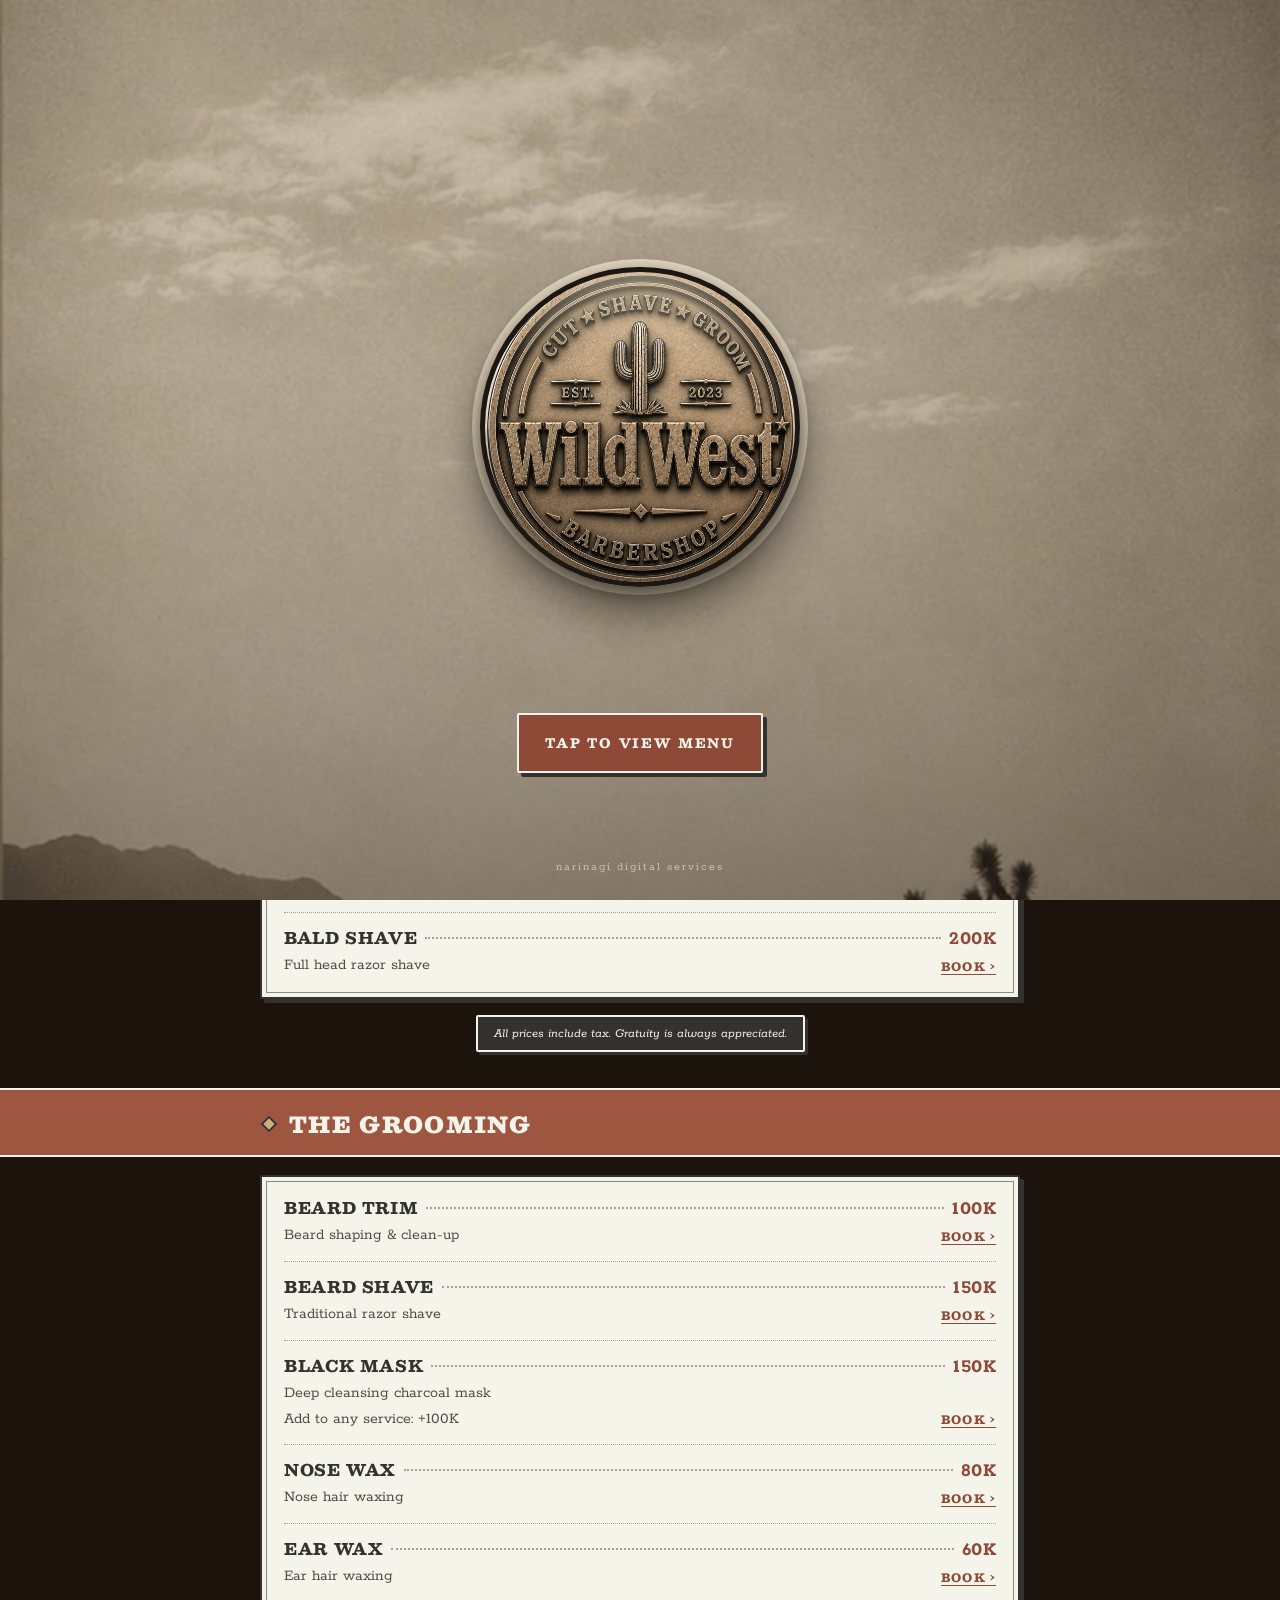
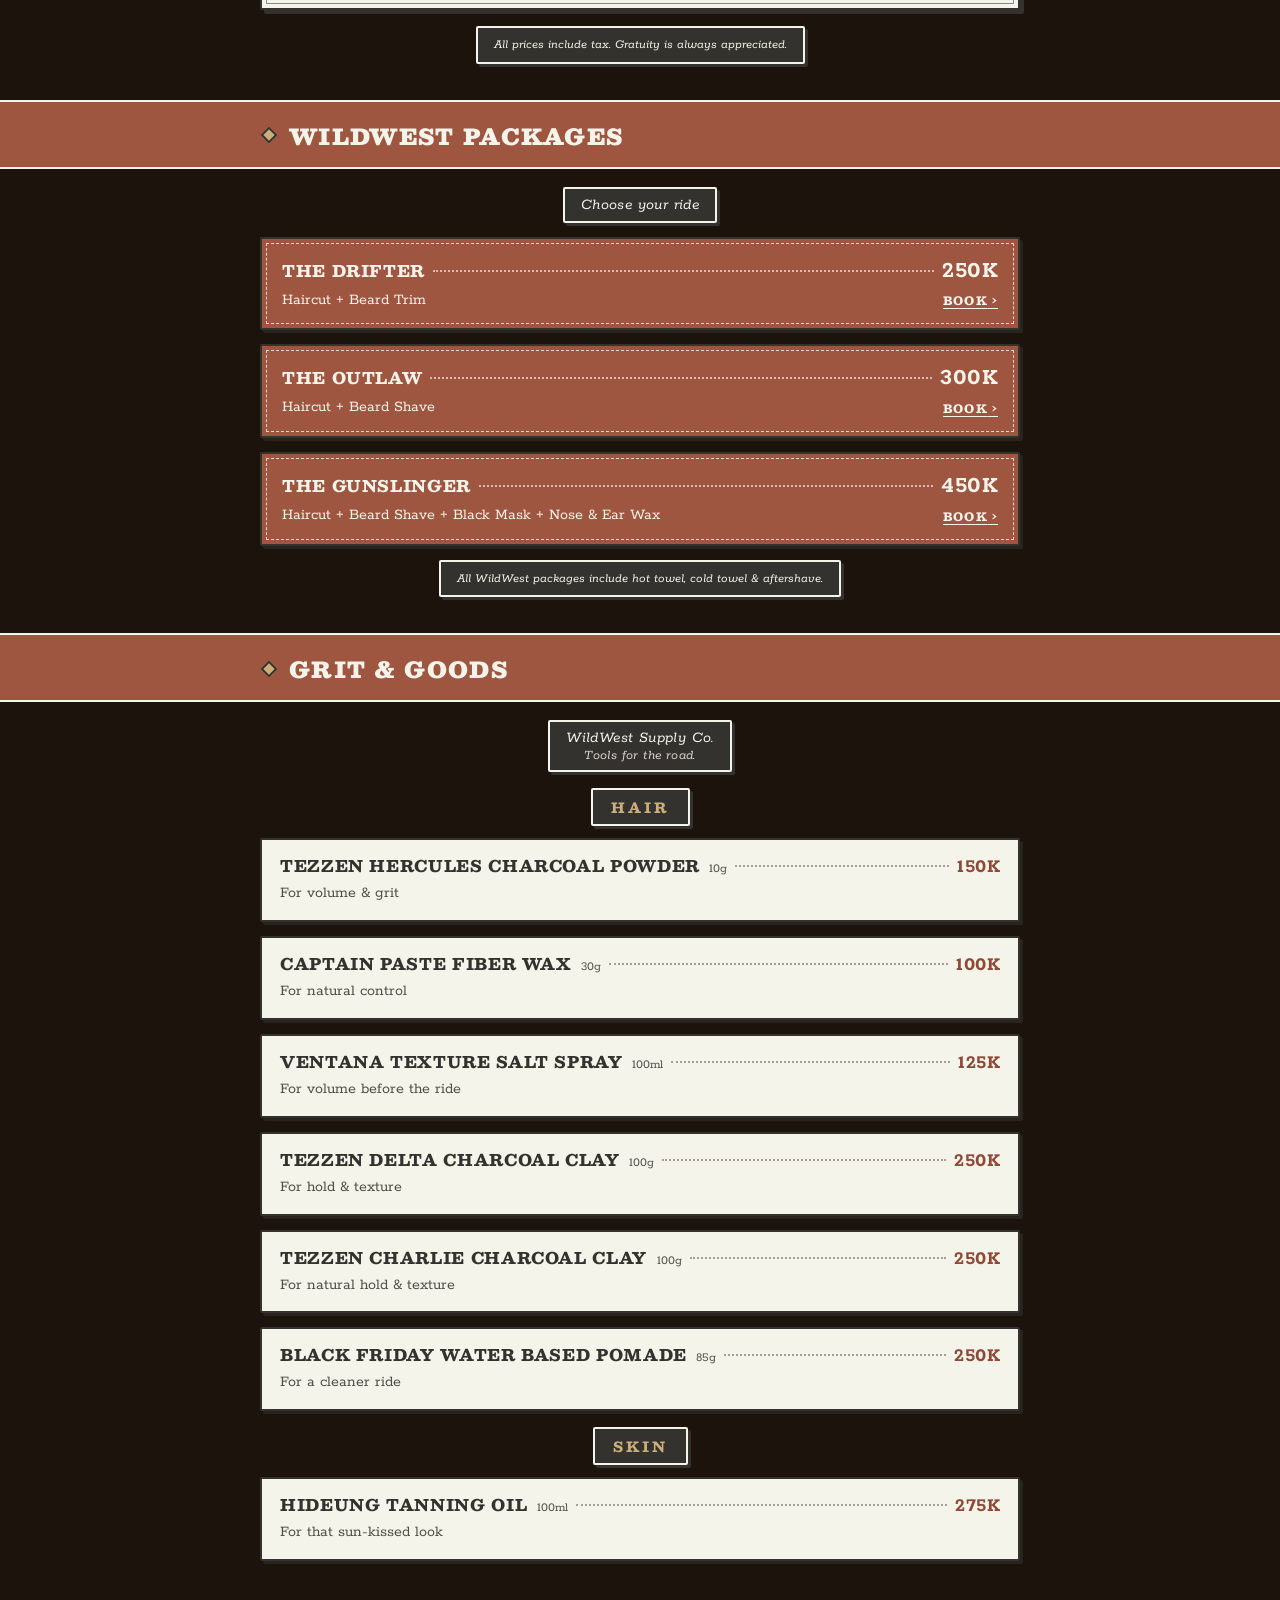
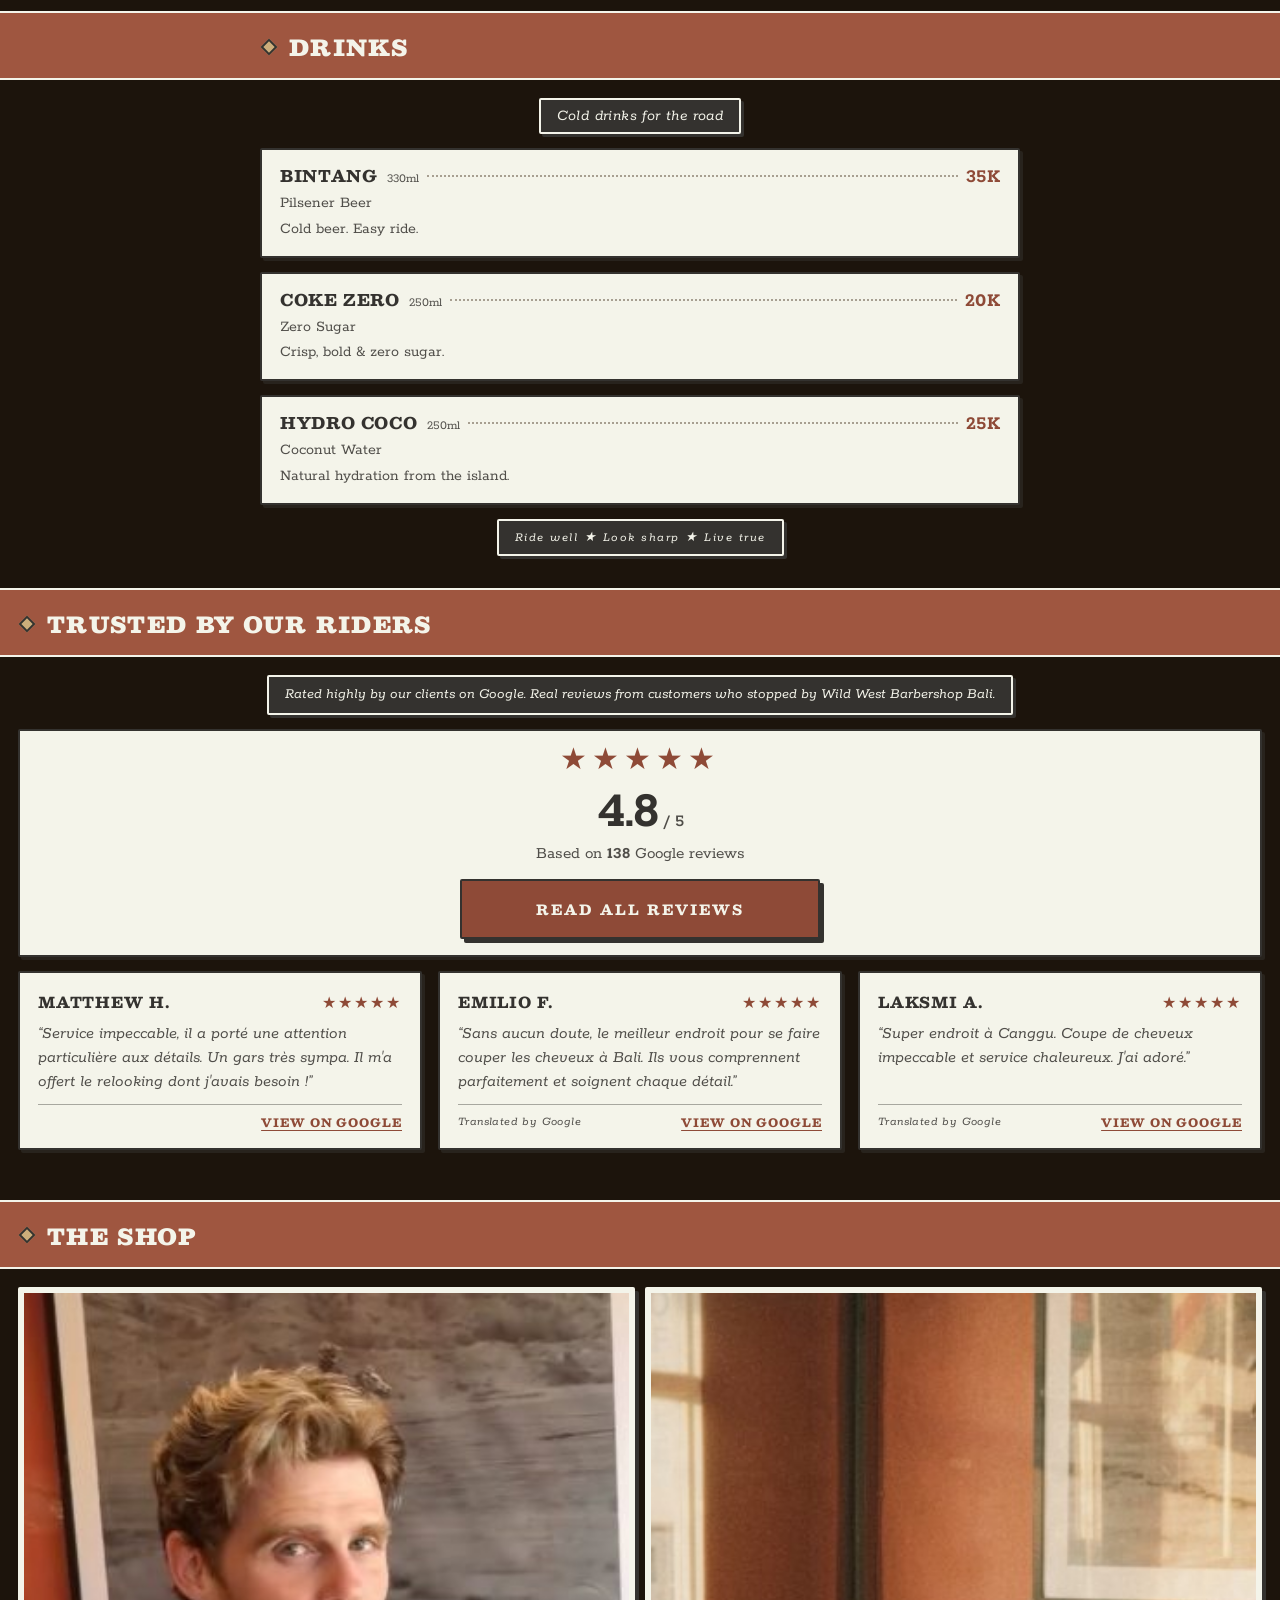
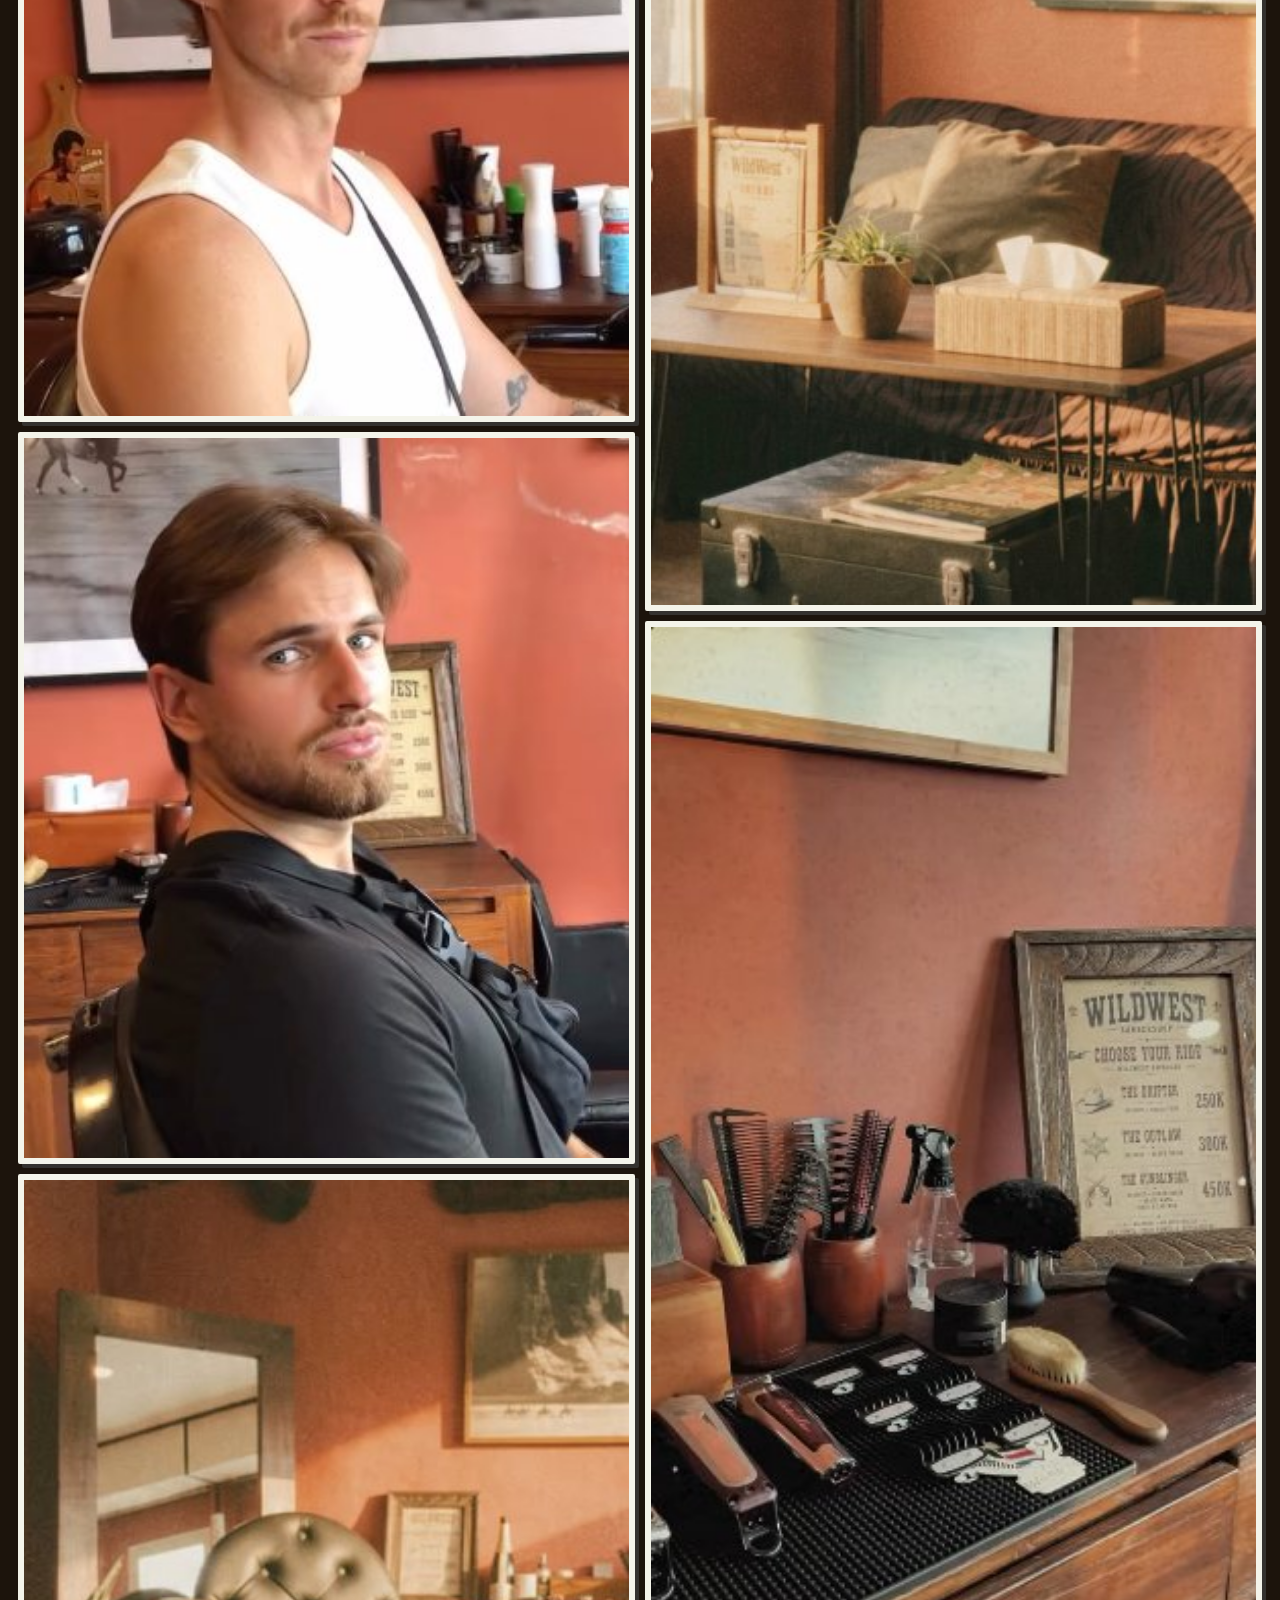
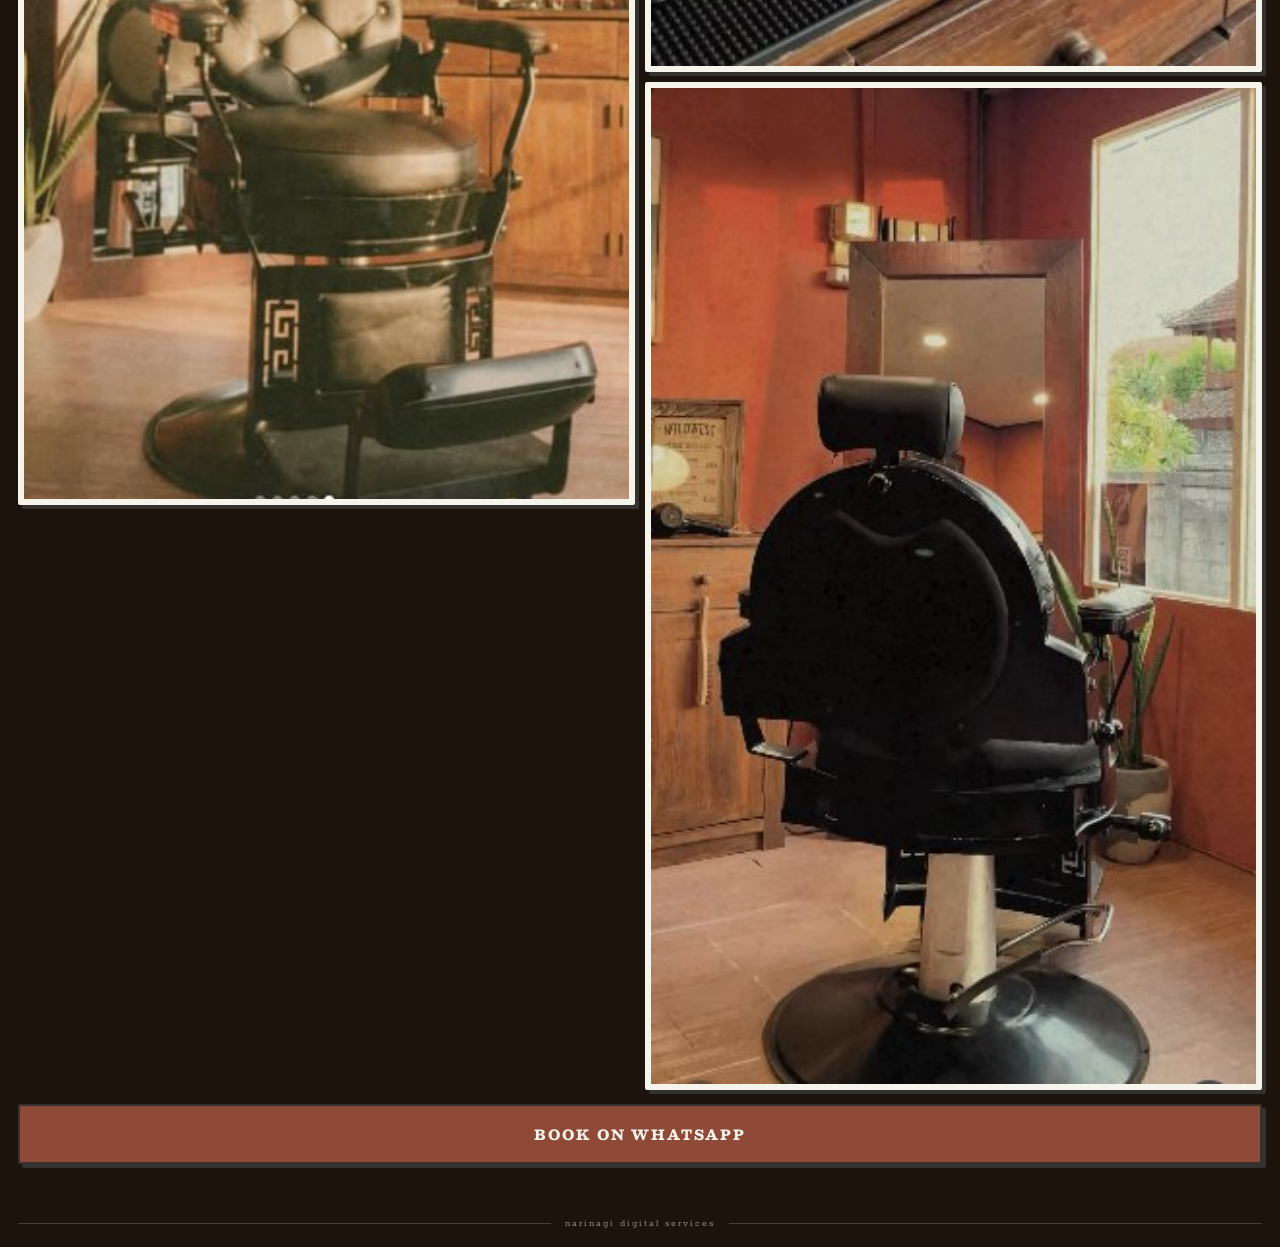
<file: index.html>
<!DOCTYPE html>
<html lang="en"><head><meta charset="utf-8">
<meta name="viewport" content="width=device-width, initial-scale=1">
<meta name="description" content="Wild West Barbershop Bali — Cut, Shave, Groom. Classic cuts, fades, razor shaves and WildWest packages.">
<title>Wild West Barbershop</title>
<link rel="preconnect" href="https://fonts.googleapis.com">
<link rel="preload" href="fonts/besley-latin-900-normal.woff2" as="font" type="font/woff2" crossorigin>
<link rel="preload" href="fonts/rokkitt-latin-400-normal.woff2" as="font" type="font/woff2" crossorigin>
<link href="https://fonts.googleapis.com/css2?family=Noto+Sans+SC:wght@400;600;700&family=Noto+Serif+SC:wght@600;900&display=swap" rel="stylesheet">
<link rel="stylesheet" href="css/style.css"></head>
<body class="lang-en">
  <div class="splash" id="splash">
    <div class="splash-bg"></div>
    <div class="splash-scrim"></div>
    <div class="splash-content">
      <div class="splash-spacer"></div>
      <div class="splash-main">
        <div class="splash-logo-wrap">
          <div class="logo-spin logo-spin--splash">
            <div class="logo-frame">
              <img src="images/logo.jpg" alt="Wild West Barbershop">
            </div>
            <div class="logo-frame logo-frame--back" aria-hidden="true"><img src="images/logo.jpg" alt=""></div>
          </div>
        </div>
      </div>
      <div class="splash-hint-zone">
        <div class="splash-hint btn3d" data-t="splashHint"></div>
      </div>
      <div class="splash-credit">narinagi digital services</div>
    </div>
  </div>

  <div class="page-bg"></div>
  <div class="page-scrim"></div>

  <div class="page">
    <div class="page-header">
      <div class="logo-spin logo-spin--header">
        <div class="logo-frame">
          <img src="images/logo.jpg" alt="Wild West Barbershop">
        </div>
            <div class="logo-frame logo-frame--back" aria-hidden="true"><img src="images/logo.jpg" alt=""></div>
      </div>
    </div>

    <div class="lang-switch" role="group" aria-label="Language">
      <button class="lang-btn" data-lang="id" lang="id">ID</button>
      <button class="lang-btn active" data-lang="en" lang="en">EN</button>
      <button class="lang-btn" data-lang="ru" lang="ru">RU</button>
      <button class="lang-btn" data-lang="zh" lang="zh-Hans">中文</button>
      <button class="lang-btn" data-lang="fr" lang="fr">FR</button>
    </div>

    <div class="quick-links">
      <a class="btn3d" href="https://maps.app.goo.gl/5sfg58Nj1jkyGAoL7" target="_blank" rel="noopener">
        <svg viewBox="0 0 24 24"><path d="M12 21s-7-6.5-7-11.5A7 7 0 0 1 19 9.5C19 14.5 12 21 12 21z"/><circle cx="12" cy="9.5" r="2.3"/></svg>
        <span data-t="linkLocation"></span>
      </a>
      <a class="btn3d" href="https://www.instagram.com/wildwestbarbershopbali/" target="_blank" rel="noopener">
        <svg viewBox="0 0 24 24"><rect x="3" y="3" width="18" height="18" rx="5"/><circle cx="12" cy="12" r="4"/><circle cx="17.2" cy="6.8" r="1"/></svg>
        <span data-t="linkInstagram"></span>
      </a>
      <a class="btn3d" data-wa href="https://wa.me/6282144834392" target="_blank" rel="noopener">
        <svg viewBox="0 0 24 24"><path d="M20.5 11.9a8.4 8.4 0 0 1-12.3 7.4L4 20.5l1.3-4a8.4 8.4 0 1 1 15.2-4.6z"/><path d="M8.5 8.9c.2-.5.5-.5.8-.5h.6c.2 0 .4 0 .6.5s.7 1.7.8 1.8.1.3 0 .5-.2.3-.4.5-.4.4-.2.7c.2.3.9 1.4 1.9 2.2 1.3 1 2.3 1.3 2.6 1.4s.5 0 .7-.2.8-.9 1-1.2.5-.2.8-.1l1.6.8c.2.1.4.2.4.4s0 1-.4 1.4-1.5 1.2-2.9 1.1-3.9-1.1-5.3-2.8-2-3.3-2.1-3.5"/></svg>
        <span data-t="linkWhatsApp"></span>
      </a>
    </div>

    <div class="tabs-wrap" id="tabs-wrap">
      <div class="tabs-scroll" id="tabs-scroll"></div>
      <span class="tabs-fade tabs-fade--left" aria-hidden="true"></span>
      <span class="tabs-fade tabs-fade--right" aria-hidden="true"></span>
    </div>

    <noscript><p class="reviews-sub">Please enable JavaScript to view the menu.</p></noscript>

    <!-- Menus (Cuts, Grooming, Packages, Grit & Goods, Drinks) : générés par js/render.js depuis js/menu-data.js -->
    <div id="menu-root"></div>

    <!-- Avis Google : données dans js/reviews-data.js -->
    <div class="panel" id="panel-reviews">
      <div class="panel-title"><span class="panel-mark"></span><span class="panel-title-text" data-t="reviewsTitle"></span></div>
      <p class="reviews-sub" data-t="reviewsSub"></p>
      <div class="rating-card item">
        <div class="rating-stars" aria-hidden="true">★★★★★</div>
        <div class="rating-num"><span class="js-rating"></span><small>/ 5</small></div>
        <div class="rating-count" data-t="reviewsBased"></div>
        <a class="book-cta btn3d js-maps" href="#" target="_blank" rel="noopener" data-t="reviewsReadAll"></a>
      </div>
      <div class="review-list"></div>
      <template id="review-template">
        <div class="item review-card">
          <div class="review-head"><span class="review-name"></span><span class="review-stars" aria-label="5 stars"></span></div>
          <div class="review-text"></div>
          <div class="review-foot">
            <span class="review-meta"><span class="review-date"></span><span class="review-translated" data-t="reviewsTranslated"></span></span>
            <a class="review-link" href="#" target="_blank" rel="noopener" data-t="reviewsView"></a>
          </div>
        </div>
      </template>
    </div>

    <!-- Galerie -->
    <div class="panel" id="panel-gallery">
      <div class="panel-title"><span class="panel-mark"></span><span class="panel-title-text" data-t="titleGallery"></span></div>
      <div class="gallery"><img src="images/client-1.jpg" alt="Wild West Barbershop Bali — Before and after: a fresh cut" loading="lazy"><img src="images/client-2.jpg" alt="Wild West Barbershop Bali — Beard trim and clean-up" loading="lazy"><img src="images/chair.jpg" alt="Wild West Barbershop Bali — Vintage barber chair" loading="lazy"><img src="images/lounge.jpg" alt="Wild West Barbershop Bali — Waiting lounge" loading="lazy"><img src="images/tools.jpg" alt="Wild West Barbershop Bali — Our tools" loading="lazy"><img src="images/chair-back.jpg" alt="Wild West Barbershop Bali — The chair by the window" loading="lazy"></div>
      <a class="book-cta btn3d" data-wa href="https://wa.me/6282144834392" target="_blank" rel="noopener" data-t="bookWhatsApp"></a>
    </div>

    <div class="foot"><div class="foot-text">narinagi digital services</div></div>
  </div>

  <script src="js/translations.js"></script>
  <script src="js/menu-data.js"></script>
  <script src="js/reviews-data.js"></script>
  <script src="js/render.js"></script>
  <script src="js/reviews.js"></script>
  <script src="js/main.js"></script>
</body></html>
</file>
<file: css/style.css>
/* =====================================================================
   FONDATIONS GRAPHIQUES (refonte WildWest) — palette et polices de la
   stratégie de marque. Modifier ici pour changer l'identité du site.
   Polices : Besley (titres) et Rokkitt (texte), licence OFL, hébergées dans /fonts.
   Besley et Rokkitt n'ont pas de cyrillique : le russe utilise la police de repli.
   ===================================================================== */
@font-face { font-family:'Besley'; font-weight:800; font-style:normal; font-display:swap; src:url(../fonts/besley-latin-800-normal.woff2) format('woff2'); }
@font-face { font-family:'Besley'; font-weight:900; font-style:normal; font-display:swap; src:url(../fonts/besley-latin-900-normal.woff2) format('woff2'); }
@font-face { font-family:'Rokkitt'; font-weight:400; font-style:normal; font-display:swap; src:url(../fonts/rokkitt-latin-400-normal.woff2) format('woff2'); }
@font-face { font-family:'Rokkitt'; font-weight:400; font-style:italic; font-display:swap; src:url(../fonts/rokkitt-latin-400-italic.woff2) format('woff2'); }
@font-face { font-family:'Rokkitt'; font-weight:600; font-style:normal; font-display:swap; src:url(../fonts/rokkitt-latin-600-normal.woff2) format('woff2'); }
@font-face { font-family:'Rokkitt'; font-weight:700; font-style:normal; font-display:swap; src:url(../fonts/rokkitt-latin-700-normal.woff2) format('woff2'); }

:root {
  /* palette de marque (stratégie WildWest, page 13) */
  --c-charcoal:#484746;      /* charbon */
  --c-charcoal-deep:#34322F; /* charbon foncé (texte, ombres) */
  --c-ink:#2B2927;           /* noir chaud (fonds sombres) */
  --c-terracotta:#A85D48;    /* terracotta de marque : aplats sans petit texte */
  --c-terracotta-text:#9F5640; /* terracotta profond : surfaces portant du texte crème (contraste 4,9) */
  --c-terracotta-deep:#8E4A37; /* boutons principaux sur terracotta (contraste 6,0) */
  --c-mustard:#CCAE7B;       /* moutarde : accents (jamais en petit texte sur terracotta) */
  --c-stone:#D7D4C9;         /* pierre */
  --c-taupe:#A79F91;         /* taupe */
  --c-sage:#B2BAB5;          /* sauge (rare) */
  --c-cream:#F4F4EA;         /* crème : fond des pages */

  /* polices */
  --font-display:'Besley', Georgia, 'Times New Roman', serif;
  --font-body:'Rokkitt', Georgia, 'Times New Roman', serif;
  --font-cjk:'Noto Sans SC', 'PingFang SC', 'Microsoft YaHei', sans-serif;

  /* échelle d'espacement (px) */
  --space-1:4px; --space-2:8px; --space-3:12px; --space-4:16px; --space-5:24px; --space-6:32px; --space-7:48px;
  --border-w:2px;
}

* { margin:0; padding:0; box-sizing:border-box; -webkit-tap-highlight-color:transparent; }
  html,body { width:100%; min-height:100%; }
  body {
    position:relative;
    font-family:var(--font-body);
    font-size:18px;
    color:var(--ink);
    background-color:#1c140c;
    overflow-x:hidden;
  }

  :root {
    --ink:var(--c-charcoal-deep);
    --ink-soft:rgba(52,50,47,0.86);
    --ink-faint:rgba(52,50,47,0.68);
    --line:rgba(52,50,47,0.55);
    --line-faint:rgba(244,244,234,0.28);
    --gold:var(--c-mustard);
    --gold-bright:#E3CB9D;
    --glow:rgba(204,174,123,0.55);
    --parchment:rgba(244,244,234,0.93);
    --parchment-soft:rgba(244,244,234,0.86);
  }

  [data-i18n] { display:none; }
  body.lang-id [data-i18n="id"], body.lang-en [data-i18n="en"],
  body.lang-ru [data-i18n="ru"], body.lang-zh [data-i18n="zh"] { display:inline; }
  body.lang-zh { font-family:var(--font-cjk); }
  body.lang-zh .tab, body.lang-zh .lang-btn, body.lang-zh .panel-title, body.lang-zh .item-name { font-family:var(--font-display), var(--font-cjk); }

  @keyframes shineSweep { 0%{transform:translateX(-140%);} 30%{transform:translateX(140%);} 100%{transform:translateX(140%);} }

  /* ---------- splash: his real vibrant desert photo, full-bleed, with the
     real logo crop given the same glossy-dome treatment as the buttons ---------- */
  .splash { position:fixed; inset:0; z-index:100; cursor:pointer; overflow:hidden;
    transition:opacity .45s ease, visibility .45s ease; }
  .splash.is-hidden { opacity:0; visibility:hidden; pointer-events:none; }
  .splash-bg { position:absolute; inset:0; background-image:url(../images/desert-bg.jpg);
    background-size:cover; background-position:center; }
  .splash-scrim { position:absolute; inset:0;
    background:linear-gradient(180deg, rgba(60,45,25,0.05) 0%, rgba(60,45,25,0.04) 40%, rgba(40,28,14,0.28) 80%, rgba(30,20,10,0.42) 100%); }
  /* ---------- three-zone vertical layout (same fix as Kedai Bantan): the
     "tap to view menu" pill sits centered in the GAP between the logo and
     the bottom credit line, instead of floating right above the credit
     where it can crowd it on shorter screens. The two spacer zones share
     the leftover height equally. ---------- */
  .splash-content { position:relative; z-index:1; height:100%; display:flex; flex-direction:column;
    align-items:center; padding:32px 24px 26px; text-align:center; }
  .splash-spacer { flex:1 1 0; min-height:0; }
  .splash-main { flex:none; display:flex; flex-direction:column; align-items:center; }
  .splash-hint-zone { flex:1 1 0; min-height:0; display:flex; align-items:center; justify-content:center; }
  .splash-credit { flex:none; text-align:center; font-size:12px; letter-spacing:2px;
    color:rgba(244,231,205,0.65); text-transform:lowercase; pointer-events:none; }

  .splash-logo-wrap { perspective:900px; margin-bottom:38px; }
  .logo-spin { position:relative; display:block; border-radius:50%;
    -webkit-transform-style:preserve-3d; transform-style:preserve-3d;
    animation:logoSpin 4s ease-in-out infinite, logoGlow 4s ease-in-out infinite; }
  .logo-frame { position:relative; width:100%; height:100%; border-radius:50%; overflow:hidden;
    -webkit-clip-path:circle(50% at 50% 50%); clip-path:circle(50% at 50% 50%);
    -webkit-backface-visibility:hidden; backface-visibility:hidden; }
  /* Face arrière : le logo reste lisible (jamais en miroir) pendant la rotation 3D. */
  .logo-frame--back { position:absolute; inset:0; -webkit-transform:rotateY(180deg); transform:rotateY(180deg); }
  .logo-frame img { width:100%; height:100%; display:block; object-fit:cover; border-radius:50%; }
  .logo-frame::before { content:""; position:absolute; inset:0; z-index:2; pointer-events:none; border-radius:50%;
    background:linear-gradient(180deg, rgba(255,240,210,0.5) 0%, rgba(255,240,210,0.12) 26%, transparent 52%, rgba(0,0,0,0.2) 100%); }
  .logo-frame::after { content:""; position:absolute; inset:0; z-index:3; pointer-events:none; border-radius:50%;
    background:linear-gradient(120deg, transparent 32%, rgba(255,240,210,0.62) 48%, transparent 66%);
    transform:translateX(-140%) rotate(0.001deg); animation:shineSweep 4.2s ease-in-out infinite; }
  @keyframes logoSpin {
    0%{ transform:scale(1) rotateY(0deg); }
    8%{ transform:scale(1.09) rotateY(0deg); }
    24%{ transform:scale(1) rotateY(360deg); }
    100%{ transform:scale(1) rotateY(360deg); }
  }
  @keyframes logoGlow {
    0%,100%{ box-shadow:var(--rest-shadow); }
    8%{ box-shadow:var(--rest-shadow), 0 0 42px 10px var(--glow); }
    24%{ box-shadow:var(--rest-shadow), 0 0 16px 2px var(--glow); }
  }
  .logo-spin--splash { --rest-shadow:0 22px 46px rgba(10,6,2,0.55), 0 6px 16px rgba(10,6,2,0.4), 0 0 0 8px rgba(244,231,205,0.85);
    width:320px; height:320px; border:5px solid #1c1712; box-shadow:var(--rest-shadow); }
  .logo-spin--header { --rest-shadow:0 10px 24px rgba(10,6,2,0.4), 0 2px 8px rgba(10,6,2,0.3), 0 0 0 4px rgba(244,231,205,0.85);
    width:150px; height:150px; border:2.5px solid #1c1712; box-shadow:var(--rest-shadow); }

  .splash-hint { --rest-shadow:0 16px 30px rgba(10,6,2,0.4), 0 4px 10px rgba(10,6,2,0.3),
      inset 0 1px 0 rgba(255,240,210,0.3);
    font-size:14px; letter-spacing:2.5px; text-transform:uppercase; font-weight:600;
    color:#f4e7cd; padding:16px 30px; border-radius:28px; border:1.4px solid rgba(244,231,205,0.4);
    background:linear-gradient(180deg, rgba(60,42,24,0.55) 0%, rgba(30,20,10,0.6) 100%);
    backdrop-filter:blur(8px) saturate(140%); -webkit-backdrop-filter:blur(8px) saturate(140%);
    box-shadow:var(--rest-shadow); animation:glowPulse 3.4s ease-in-out infinite; }

  /* ---------- page frame: his real faded/muted desert photo as a
     persistent full-bleed background, with a dark scrim so item text
     stays legible over a real photo (not a flat kraft tone) ---------- */
  .page { position:relative; min-height:100%; }
  .page-bg { position:fixed; inset:0; z-index:-2; background-image:url(../images/desert-bg.jpg);
    background-size:cover; background-position:center; }
  .page-scrim { position:fixed; inset:0; z-index:-1;
    background:linear-gradient(180deg, rgba(60,45,25,0.08) 0%, rgba(50,38,20,0.16) 30%, rgba(40,28,14,0.28) 65%, rgba(30,20,10,0.4) 100%); }

  .page-header { display:flex; justify-content:center; padding:26px 18px 4px; perspective:900px; }

  /* ---------- language switch ---------- */
  .lang-switch { display:flex; justify-content:center; gap:8px; padding:16px 18px 4px; }
  .lang-btn { --rest-shadow:0 6px 14px rgba(10,6,2,0.3), 0 2px 4px rgba(10,6,2,0.24), inset 0 1px 0 rgba(255,240,210,0.25);
    font-family:var(--font-display), var(--font-cjk); font-size:12px; font-weight:600; letter-spacing:0.5px;
    padding:8px 15px; border-radius:16px; border:1.2px solid rgba(244,231,205,0.5); cursor:pointer;
    color:#f4e7cd; background:linear-gradient(180deg, rgba(60,42,24,0.5) 0%, rgba(30,20,10,0.55) 100%);
    backdrop-filter:blur(8px) saturate(140%); box-shadow:var(--rest-shadow); }
  .lang-btn.active { background:linear-gradient(180deg, #6b4a26 0%, #3a2712 60%, #1c1409 100%);
    color:var(--gold-bright); border-color:var(--gold); animation:glowPulse 3.4s ease-in-out infinite; }

  /* ---------- quick links: Location / Instagram / WhatsApp ---------- */
  .quick-links { display:flex; gap:9px; padding:14px 18px 6px; }
  .quick-links a { flex:1; display:flex; flex-direction:column; align-items:center; gap:6px;
    padding:13px 6px; border-radius:16px; border:1.3px solid rgba(244,231,205,0.35);
    background:linear-gradient(180deg, rgba(60,42,24,0.42) 0%, rgba(30,20,10,0.48) 100%);
    backdrop-filter:blur(9px) saturate(150%); -webkit-backdrop-filter:blur(9px) saturate(150%);
    color:#f4e7cd; text-decoration:none; font-size:12.5px; font-weight:600; letter-spacing:0.3px; }
  .quick-links svg { width:20px; height:20px; stroke:var(--gold-bright); fill:none; stroke-width:1.6; }

  /* ---------- category tabs: floating pills directly on the page bg,
     no separate band behind them ---------- */
  .tabs-wrap { position:sticky; top:0; z-index:10; padding:16px 0 12px; }
  .tabs-scroll { display:flex; gap:10px; overflow-x:auto; padding:0 18px 4px; scrollbar-width:none; }
  .tabs-scroll::-webkit-scrollbar { display:none; }
  .tab { flex:none; font-family:var(--font-display); font-size:13px; font-weight:600; letter-spacing:0.5px;
    padding:11px 18px; border-radius:22px; border:1.3px solid rgba(244,231,205,0.35); cursor:pointer;
    color:#f4e7cd; white-space:nowrap;
    background:linear-gradient(180deg, rgba(60,42,24,0.42) 0%, rgba(30,20,10,0.48) 100%);
    backdrop-filter:blur(9px) saturate(150%); -webkit-backdrop-filter:blur(9px) saturate(150%); }
  .tab.active { background:linear-gradient(180deg, #6b4a26 0%, #3a2712 55%, #1c1409 90%);
    color:var(--gold-bright); border-color:var(--gold); animation:glowPulse 3.4s ease-in-out infinite; }

  /* ---------- item panels: now ALL rendered in one continuous vertical
     column (no show/hide) — the sticky tabs row above is a scroll-spy
     indicator instead of a visibility switch. Parchment "ticket" cards
     keep item text legible over the real photo behind them. ---------- */
  .panel { padding:6px 18px 30px; }
  .panel:last-child { padding-bottom:26px; }
  /* section banner: bled to full width, brass-tinted band + top/bottom
     rule + a small voluminous glossy dome mark (same construction as the
     logo/active-tab: dark leather-brass gradient + upper-left glass glare)
     so a new category reads instantly while scrolling fast. */
  .panel-title { display:flex; align-items:center; gap:11px;
    font-family:var(--font-display); font-weight:700; font-size:22px;
    letter-spacing:1px; text-transform:uppercase; color:var(--gold-bright);
    margin:0 -18px 18px; padding:15px 18px 13px;
    background:linear-gradient(180deg, rgba(201,168,118,0.24) 0%, rgba(201,168,118,0.05) 100%);
    border-top:1.5px solid rgba(244,231,205,0.4); border-bottom:1.5px solid rgba(244,231,205,0.4);
    text-shadow:0 2px 6px rgba(10,6,2,0.5); }
  .panel-mark { position:relative; overflow:hidden; flex:none; width:21px; height:21px; border-radius:50%;
    background:linear-gradient(180deg, #6b4a26 0%, #3a2712 55%, #1c1409 100%);
    box-shadow:
      0 7px 14px rgba(10,6,2,0.48), 0 2px 5px rgba(10,6,2,0.32), 0 0 11px rgba(201,168,118,0.45),
      inset 0 1.5px 0 rgba(255,240,210,0.32), inset 0 -2px 5px rgba(0,0,0,0.38); }
  .panel-mark::before { content:""; position:absolute; inset:0; border-radius:50%; pointer-events:none;
    background:radial-gradient(85% 140% at 25% 16%, rgba(255,240,210,0.92) 0%, rgba(255,240,210,0.42) 22%, rgba(255,240,210,0.08) 42%, transparent 62%); }
  .panel-title-text { flex:1 1 auto; }
  .item { padding:16px 16px; margin-bottom:10px; border-radius:14px;
    background:linear-gradient(180deg, var(--parchment) 0%, var(--parchment-soft) 100%);
    border:1px solid rgba(36,29,20,0.18);
    box-shadow:0 8px 18px rgba(10,6,2,0.28), inset 0 1px 0 rgba(255,255,255,0.5); }
  .item-row { display:flex; justify-content:space-between; align-items:baseline; gap:12px; }
  .item-name { font-size:18px; font-weight:600; color:var(--ink); line-height:1.3; }
  .item-price { font-size:18.5px; font-weight:700; color:#7a4a1a; flex:none; font-variant-numeric:tabular-nums; }
  .item-desc { margin-top:4px; font-family:var(--font-body); font-style:italic; font-size:14.5px;
    line-height:1.4; color:var(--ink-soft); }
  .cat-note { margin-top:6px; padding:0 4px; font-family:var(--font-body); font-style:italic;
    font-size:12.5px; line-height:1.5; color:rgba(244,231,205,0.75); text-align:center; }

  .foot { margin-top:6px; padding:18px; display:flex; align-items:center; gap:14px; }
  .foot::before, .foot::after { content:""; flex:1; height:1px; background:rgba(244,231,205,0.2); }
  .foot-text { font-size:10px; letter-spacing:2px; color:rgba(244,231,205,0.55); flex:none; }

  /* ---------- gallery + booking button ---------- */
  .gallery { columns:2; column-gap:10px; }
  .gallery img { width:100%; display:block; margin-bottom:10px; border-radius:14px; break-inside:avoid;
    border:1.5px solid rgba(244,231,205,0.45); box-shadow:0 8px 18px rgba(10,6,2,0.35); }
  .book-cta { display:block; text-align:center; margin-top:14px; padding:16px 20px; border-radius:26px;
    font-size:15px; font-weight:700; letter-spacing:2px; text-transform:uppercase; text-decoration:none;
    color:var(--gold-bright); border:1.4px solid var(--gold);
    background:linear-gradient(180deg, #6b4a26 0%, #3a2712 55%, #1c1409 100%); }

  .sub-title { text-align:center; margin:18px 0 12px; font-weight:700; font-size:15px; letter-spacing:3px;
    text-transform:uppercase; color:var(--gold-bright); text-shadow:0 2px 6px rgba(10,6,2,0.5); }
  .item-size { font-family:var(--font-body); font-weight:400; font-size:12px; color:var(--ink-faint); margin-left:4px; }

  /* ---------- Google reviews ---------- */
  .reviews-sub { margin:-4px 2px 14px; text-align:center; font-family:var(--font-body); font-style:italic;
    font-size:15px; line-height:1.45; color:rgba(244,231,205,0.85); }
  .rating-card { text-align:center; padding:20px 16px 18px; }
  .rating-stars { font-size:30px; letter-spacing:5px; color:#b8791f; text-shadow:0 1px 0 rgba(255,240,210,0.6); line-height:1; }
  .rating-num { font-size:54px; font-weight:900; line-height:1.1; margin-top:6px; color:var(--ink); font-variant-numeric:tabular-nums; }
  .rating-num small { font-size:18px; font-weight:600; color:var(--ink-faint); margin-left:4px; }
  .rating-count { margin-top:2px; font-family:var(--font-body); font-style:italic; font-size:16px; color:var(--ink-soft); }
  .rating-card .book-cta { margin:16px auto 0; max-width:360px; }
  .review-list { display:grid; grid-template-columns:1fr; gap:10px; }
  .review-card { margin-bottom:0; display:flex; flex-direction:column; }
  .review-head { display:flex; justify-content:space-between; align-items:baseline; gap:10px; }
  .review-name { font-size:17px; font-weight:700; color:var(--ink); }
  .review-stars { color:#b8791f; letter-spacing:2px; font-size:16px; flex:none; }
  .review-text { margin-top:8px; font-family:var(--font-body); font-style:italic; font-size:16px; line-height:1.45;
    color:var(--ink-soft); overflow-wrap:anywhere; flex:1; }
  .review-foot { margin-top:10px; padding-top:8px; border-top:1px solid rgba(36,29,20,0.15); display:flex;
    justify-content:space-between; align-items:center; gap:10px; font-size:11.5px; letter-spacing:0.4px; }
  .review-meta { color:var(--ink-faint); font-family:var(--font-body); font-style:italic; font-size:12.5px; }
  .review-date + .review-translated::before { content:" · "; }
  .review-link { color:#7a4a1a; font-weight:600; text-decoration:underline; text-underline-offset:3px; white-space:nowrap; }
  @media (min-width:760px) {
    .review-list { grid-template-columns:repeat(3,1fr); }
  }

  /* ---------- 5e langue (FR), sous-titres, boutons de réservation par prestation ---------- */
  body.lang-fr [data-i18n="fr"] { display:inline; }
  .lang-switch { flex-wrap:wrap; }
  .lang-btn { padding:8px 13px; }
  .panel-sub { margin:-6px 0 12px; text-align:center; font-family:var(--font-body); font-style:italic;
    font-size:16px; letter-spacing:0.4px; color:rgba(244,231,205,0.9); }
  .panel-sub--soft { margin-top:-8px; font-size:14px; color:rgba(244,231,205,0.7); }
  .item-sub { display:flex; justify-content:space-between; align-items:flex-end; gap:12px; }
  .item-lines { flex:1; min-width:0; }
  .item-book { font-size:12px; font-weight:700; letter-spacing:0.8px; text-transform:uppercase; color:#7a4a1a;
    text-decoration:underline; text-underline-offset:3px; flex:none; white-space:nowrap; padding:4px 0 0 8px; }
  .cat-note--slogan { margin-top:14px; font-size:14px; letter-spacing:1.5px; color:rgba(244,231,205,0.85); }

  /* ---------- ordinateur : cartes des menus centrées, 760 px maximum ----------
     Mobile (< 800 px) : pleine largeur disponible, inchangé.
     Les 5 menus (The Cuts, The Grooming, WildWest Packages, Grit & Goods, Drinks)
     partagent exactement la même règle. Le bandeau de titre reste pleine largeur,
     son texte s'aligne sur le bord gauche des cartes. */
  @media (min-width:800px) {
    #menu-root .panel > :not(.panel-title) { max-width:760px; margin-left:auto; margin-right:auto; }
    #menu-root .panel-title { padding-left:calc((100% - 760px) / 2 + 18px); }
  }

  /* Accessibilité : pas de rotation du logo si le visiteur a réglé « réduire les animations ». */
  @media (prefers-reduced-motion: reduce) { .logo-spin { animation:none; } }

  /* ---------- indice de défilement horizontal des catégories ----------
     Dégradé discret + petite flèche dorée sur le bord où il reste des catégories à découvrir.
     Les boutons eux-mêmes ne changent pas. Invisible quand tout tient à l'écran (ordinateur). */
  .tabs-fade { position:absolute; top:16px; bottom:16px; width:46px; z-index:3; pointer-events:none;
    opacity:0; transition:opacity .25s ease; }
  .tabs-fade::after { position:absolute; top:50%; transform:translateY(-52%); font-size:24px; line-height:1;
    color:var(--gold-bright); text-shadow:0 1px 4px rgba(10,6,2,0.7); font-family:var(--font-display); }
  .tabs-fade--right { right:0; border-radius:0 22px 22px 0;
    background:linear-gradient(to right, rgba(36,26,14,0) 0%, rgba(36,26,14,0.5) 70%, rgba(36,26,14,0.62) 100%); }
  .tabs-fade--right::after { content:"\203A"; right:8px; }
  .tabs-fade--left { left:0; border-radius:22px 0 0 22px;
    background:linear-gradient(to left, rgba(36,26,14,0) 0%, rgba(36,26,14,0.5) 70%, rgba(36,26,14,0.62) 100%); }
  .tabs-fade--left::after { content:"\2039"; left:8px; }
  .tabs-wrap.can-scroll-right .tabs-fade--right, .tabs-wrap.can-scroll-left .tabs-fade--left { opacity:1; }

  /* ====================================================================
     LISIBILITE sur les fonds illustrés (contraste mesuré, WCAG AA : 4,5 / 3 pour les grands titres)
     - cartes un peu plus opaques en bas (la route et les montagnes ne transparaissent plus sous le texte)
     - titres, sous-titres et notes posés sur la photo : plaque de cuir sombre, comme les boutons
     - petits textes gris et étoiles dorées renforcés
     ==================================================================== */
  .item { background:linear-gradient(180deg, rgba(244,231,205,0.95) 0%, rgba(244,231,205,0.88) 100%); }

  .panel-title { background:linear-gradient(180deg, rgba(40,28,15,0.80) 0%, rgba(40,28,15,0.72) 100%); }

  .panel-sub, .cat-note, .reviews-sub, .sub-title {
    display:block; width:fit-content; max-width:100%; margin-left:auto; margin-right:auto;
    padding:7px 16px; border-radius:14px; text-align:center;
    background:linear-gradient(180deg, rgba(58,40,22,0.86) 0%, rgba(32,22,11,0.88) 100%);
    border:1px solid rgba(244,231,205,0.22); box-shadow:0 5px 12px rgba(10,6,2,0.28);
    color:rgba(244,231,205,0.96); }
  .panel-sub { margin-top:0; margin-bottom:14px; font-size:16px; }
  .panel-sub--soft { margin-top:1px; font-size:14px; color:rgba(244,231,205,0.88); }
  .reviews-sub { margin-top:0; margin-bottom:14px; }
  .cat-note { margin-top:12px; font-size:13px; padding:7px 16px; }
  .cat-note--slogan { margin-top:14px; color:rgba(244,231,205,0.96); }
  .sub-title { margin-top:16px; margin-bottom:12px; padding:5px 18px; font-size:14px; color:var(--gold-bright); text-shadow:none; }

  .item-size, .review-meta, .review-translated { color:var(--ink-soft); }
  .rating-num small { color:var(--ink-soft); }
  .rating-stars, .review-stars { color:#7a4d08; text-shadow:none; }
  .item-book, .review-link { color:#6b3f12; }

  /* La rotation 3D du logo ne doit jamais élargir la page (défilement horizontal parasite).
     « clip » (et non « hidden ») : la barre d'onglets reste collante (position:sticky). */
  .page, .page-header { overflow-x:clip; }
  /* L'écran d'accueil masqué ne fait plus tourner son logo en arrière-plan. */
  .splash.is-hidden, .splash.is-hidden * { animation-play-state:paused !important; }

  /* Verre fumé un peu plus dense : le texte des onglets et des boutons rapides reste lisible
     quand la barre colle en haut, sur la partie claire du ciel. Forme et style inchangés. */
  .tab, .quick-links a { background:linear-gradient(180deg, rgba(60,42,24,0.72) 0%, rgba(30,20,10,0.78) 100%); }
  .tab.active { background:linear-gradient(180deg, #6b4a26 0%, #3a2712 55%, #1c1409 90%); }

  /* =====================================================================
     REFONTE ÉTAPE 2 — composants « affiche vintage / imprimerie »
     Matte, aplats, bordures de 2 px, ombres décalées. Aucun dégradé brillant,
     aucun reflet animé. Mêmes styles sur mobile et ordinateur : seules les
     dimensions et la disposition changent.
     Ce bloc remplace l'apparence des règles plus haut (à purger en fin de refonte).
     ===================================================================== */
  :root {
    --shadow-print:4px 4px 0 var(--c-charcoal-deep);
    --shadow-print-sm:3px 3px 0 var(--c-charcoal-deep);
    --radius-print:2px;
    --tap-min:44px; /* zone tactile minimale */
  }

  /* polices de remplacement par langue : Besley et Rokkitt n'ont pas de cyrillique ni de chinois */
  body.lang-ru { --font-display:'Besley','Noto Serif','PT Serif',Georgia,'Times New Roman',serif; --font-body:'Rokkitt','Noto Serif','PT Serif',Georgia,'Times New Roman',serif; }
  body.lang-zh { --font-display:'Besley','Noto Serif SC','Source Han Serif SC','Songti SC','STSong','SimSun',serif; --font-body:'Noto Sans SC','PingFang SC','Microsoft YaHei',sans-serif; font-family:var(--font-body); }
  body.lang-zh .tab, body.lang-zh .lang-btn, body.lang-zh .panel-title, body.lang-zh .item-name { font-family:var(--font-display); }

  /* ---- boutons : base commune ---- */
  .btn3d { background:var(--c-cream); color:var(--c-charcoal-deep); border:var(--border-w) solid var(--c-charcoal-deep);
    border-radius:var(--radius-print); box-shadow:var(--shadow-print); text-shadow:none; animation:none;
    -webkit-backdrop-filter:none; backdrop-filter:none; transition:transform .12s ease, box-shadow .12s ease; }
  .btn3d:active { transform:translate(3px,3px); box-shadow:1px 1px 0 var(--c-charcoal-deep); }
  @media (hover:hover) { .btn3d:hover { transform:translate(-1px,-1px); box-shadow:5px 5px 0 var(--c-charcoal-deep); } .btn3d:active { transform:translate(3px,3px); box-shadow:1px 1px 0 var(--c-charcoal-deep); } }
  .btn3d:focus-visible, .lang-btn:focus-visible, .tab:focus-visible, .item-book:focus-visible, .review-link:focus-visible { outline:3px solid var(--c-mustard); outline-offset:2px; }

  .splash-hint { background:var(--c-terracotta-deep); color:var(--c-cream); border:var(--border-w) solid var(--c-cream);
    box-shadow:var(--shadow-print); border-radius:var(--radius-print); font-family:var(--font-display); font-weight:800;
    letter-spacing:.14em; font-size:13px; padding:17px 26px; animation:none; }

  .book-cta { background:var(--c-terracotta-deep); color:var(--c-cream); border:var(--border-w) solid var(--c-charcoal-deep);
    border-radius:var(--radius-print); box-shadow:var(--shadow-print); font-family:var(--font-display); font-weight:800;
    letter-spacing:.14em; font-size:14px; min-height:var(--tap-min); display:block; }

  /* ---- sélecteur de langues ---- */
  .lang-switch { gap:8px; }
  .lang-btn { min-width:var(--tap-min); min-height:var(--tap-min); padding:8px 12px; cursor:pointer;
    font-family:var(--font-display); font-size:13px; font-weight:800; letter-spacing:.06em;
    background:var(--c-cream); color:var(--c-charcoal-deep); border:var(--border-w) solid var(--c-charcoal-deep);
    border-radius:var(--radius-print); box-shadow:var(--shadow-print-sm); -webkit-backdrop-filter:none; backdrop-filter:none; animation:none; }
  .lang-btn.active { background:var(--c-terracotta-text); color:var(--c-cream); animation:none; }
  .lang-btn:active { transform:translate(2px,2px); box-shadow:1px 1px 0 var(--c-charcoal-deep); }

  /* ---- liens rapides (Location / Instagram / WhatsApp) ---- */
  .quick-links { gap:12px; }
  .quick-links a { min-height:var(--tap-min); padding:12px 6px; border-radius:var(--radius-print); gap:6px;
    background:var(--c-cream); color:var(--c-charcoal-deep); border:var(--border-w) solid var(--c-charcoal-deep);
    box-shadow:var(--shadow-print); font-family:var(--font-display); font-weight:800; font-size:11.5px; letter-spacing:.08em; text-transform:uppercase; }
  .quick-links svg { stroke:var(--c-terracotta-deep); stroke-width:1.9; }

  /* ---- onglets de catégories : boutons mats, défilement horizontal et barre collante conservés ---- */
  .tabs-scroll { gap:12px; padding:2px 18px 8px; }
  .tab { min-height:var(--tap-min); padding:10px 16px; border-radius:var(--radius-print);
    font-family:var(--font-display); font-weight:800; font-size:12.5px; letter-spacing:.08em; text-transform:uppercase;
    background:var(--c-cream); color:var(--c-charcoal-deep); border:var(--border-w) solid var(--c-charcoal-deep);
    box-shadow:var(--shadow-print-sm); -webkit-backdrop-filter:none; backdrop-filter:none; animation:none; }
  .tab.active { background:var(--c-terracotta-text); color:var(--c-cream); animation:none; }
  .tabs-wrap { padding:14px 0 10px; }
  .tabs-fade { top:14px; bottom:18px; }
  .tabs-fade--right { border-radius:0; background:linear-gradient(to right, rgba(43,41,39,0) 0%, rgba(43,41,39,.78) 62%, rgba(43,41,39,.92) 100%); }
  .tabs-fade--left { border-radius:0; background:linear-gradient(to left, rgba(43,41,39,0) 0%, rgba(43,41,39,.78) 62%, rgba(43,41,39,.92) 100%); }

  /* ---- bandeaux de section ---- */
  .panel-title { background:var(--c-terracotta-text); color:var(--c-cream); text-shadow:none;
    border-top:var(--border-w) solid var(--c-cream); border-bottom:var(--border-w) solid var(--c-cream);
    font-weight:900; letter-spacing:.06em; }
  .panel-mark { width:12px; height:12px; border-radius:0; transform:rotate(45deg); background:var(--c-mustard);
    border:2px solid var(--c-charcoal-deep); box-shadow:none; overflow:visible; }
  .panel-mark::before { content:none; }

  /* ---- cartes de prestations : tickets de menu vintage ---- */
  .item { position:relative; background:var(--c-cream); border:var(--border-w) solid var(--c-charcoal-deep);
    border-radius:var(--radius-print); box-shadow:var(--shadow-print); margin-bottom:16px; padding:16px 18px;
    outline:1px solid rgba(52,50,47,.6); outline-offset:-7px; }
  .item-row { gap:8px; align-items:baseline; }
  .item-name { font-family:var(--font-display); font-weight:800; font-size:16px; line-height:1.25; letter-spacing:.04em;
    text-transform:uppercase; color:var(--c-charcoal-deep); flex:0 1 auto; min-width:0; }
  .item-name .item-size { text-transform:none; letter-spacing:0; }
  .item-row::after { content:""; order:1; flex:1 1 14px; min-width:14px; border-bottom:2px dotted var(--c-taupe); transform:translateY(-5px); }
  .item-name { order:0; } .item-price { order:2; }
  .item-price { font-family:var(--font-display); font-weight:900; font-size:17px; color:var(--c-terracotta-deep); flex:none; font-variant-numeric:tabular-nums; }
  .item-desc { margin-top:5px; font-family:var(--font-body); font-style:normal; font-size:16px; line-height:1.35; color:var(--ink-soft); }
  .item-size { font-family:var(--font-body); font-weight:400; font-size:13px; color:var(--ink-soft); margin-left:4px; }
  /* bouton de réservation : même emplacement ; zone tactile élargie sans agrandir la carte */
  .item-book { position:relative; font-family:var(--font-display); font-weight:800; font-size:11.5px; letter-spacing:.1em; text-transform:uppercase;
    color:var(--c-terracotta-deep); text-decoration:underline; text-underline-offset:3px; flex:none; white-space:nowrap; padding:4px 0 0 8px; }
  .item-book::before { content:""; position:absolute; inset:-14px -10px -10px -14px; }

  /* ---- plaques de texte posées sur la photo ---- */
  .panel-sub, .cat-note, .reviews-sub, .sub-title { background:var(--c-charcoal-deep); color:var(--c-cream);
    border:var(--border-w) solid var(--c-cream); border-radius:var(--radius-print); box-shadow:var(--shadow-print-sm); text-shadow:none; }
  .sub-title { color:var(--c-mustard); font-family:var(--font-display); font-weight:800; }
  .panel-sub--soft { color:var(--c-stone); }
  .cat-note, .panel-sub, .reviews-sub { font-family:var(--font-body); font-style:italic; }

  /* ---- avis Google ---- */
  .rating-stars, .review-stars { color:var(--c-terracotta-deep); text-shadow:none; }
  .rating-num { font-family:var(--font-display); font-weight:900; color:var(--c-charcoal-deep); }
  .rating-num small { color:var(--ink-soft); }
  .rating-count { font-family:var(--font-body); font-style:normal; font-size:17px; color:var(--ink-soft); }
  .review-name { font-family:var(--font-display); font-weight:800; font-size:15px; letter-spacing:.05em; text-transform:uppercase; color:var(--c-charcoal-deep); }
  .review-text { font-family:var(--font-body); font-style:italic; font-size:17px; line-height:1.4; color:var(--ink-soft); }
  .review-meta, .review-translated { color:var(--ink-soft); }
  .review-foot { border-top:1px solid rgba(52,50,47,.4); }
  .review-link { position:relative; font-family:var(--font-display); font-weight:800; font-size:11.5px; letter-spacing:.08em; text-transform:uppercase;
    color:var(--c-terracotta-deep); text-decoration:underline; text-underline-offset:3px; }
  .review-link::before { content:""; position:absolute; inset:-12px -8px; }
  .review-list { gap:16px; }

  /* ---- galerie ---- */
  .gallery img { border:6px solid var(--c-cream); border-radius:var(--radius-print); box-shadow:var(--shadow-print); }

  /* ---- mouvement : plus aucun reflet ni lueur animée ---- */
  @media (prefers-reduced-motion:reduce) { .btn3d, .lang-btn, .tab { transition:none; } }
  /* chiffres alignés (« lining ») pour les prix : lisibles et alignés, sans zéro d'apparence minuscule */
  .item-price, .rating-num, .review-stars { font-variant-numeric:lining-nums tabular-nums; font-feature-settings:"lnum" 1, "tnum" 1; }
  .tab.active, .lang-btn.active { border-color:var(--c-charcoal-deep); }
  /* prix en Rokkitt gras : chiffres alignés par défaut (Besley a des chiffres elzéviriens, lisibilité moindre) */
  .item-price, .rating-num { font-family:var(--font-body); font-weight:700; }
  .item-price { font-size:20px; letter-spacing:.02em; }
  .rating-num { font-weight:700; }
  /* barre d'onglets collée : fond uni (rien ne défile visible entre les onglets) */
  .tabs-wrap { background:var(--c-ink); border-bottom:var(--border-w) solid var(--c-cream); }
  .tabs-fade--right { background:linear-gradient(to right, rgba(43,41,39,0) 0%, rgba(43,41,39,.9) 60%, #2B2927 100%); }
  .tabs-fade--left { background:linear-gradient(to left, rgba(43,41,39,0) 0%, rgba(43,41,39,.9) 60%, #2B2927 100%); }
  .panel-mark { margin:0 3px; } /* compense la boîte englobante du losange pivoté : alignement sur le bord des cartes */
  .item-desc { font-size:15.5px; line-height:1.3; }

  /* =====================================================================
     REFONTE ÉTAPE 3 — organisation des menus (même composants mobile / ordinateur)
     - cartes allégées : un seul cadre, ombre plus discrète
     - descriptions longues : le bouton passe sous le texte, la description garde toute sa largeur
     - onglets : indicateurs dans des marges de sécurité (jamais par-dessus un intitulé)
     - WildWest Packages = tickets terracotta ; The Cuts / The Grooming = menus vintage (tableau)
     ===================================================================== */
  :root { --shadow-soft:3px 3px 0 rgba(52,50,47,.5); }

  /* 1. cartes allégées (Grit & Goods, Drinks, avis…) */
  .item { outline:0; box-shadow:var(--shadow-soft); margin-bottom:14px; }

  /* 2. descriptions longues : le bouton Book reste sur la ligne s'il y a la place, sinon passe dessous (à droite) */
  .item-sub { flex-wrap:wrap; row-gap:6px; align-items:flex-end; }
  .item-lines { flex:1 1 auto; min-width:0; }
  .item-book { margin-left:auto; }
  .item-desc { font-size:16px; line-height:1.3; }

  /* 3. onglets : marges de sécurité de 30 px ; indicateurs (flèche sur fond uni) dans ces marges */
  .tabs-wrap { padding-left:30px; padding-right:30px; }
  .tabs-scroll { padding:2px 8px 8px 2px; }
  .tabs-fade { top:0; bottom:0; width:30px; background:var(--c-ink); }
  .tabs-fade--left { left:0; border-right:var(--border-w) solid var(--c-cream); }
  .tabs-fade--right { right:0; border-left:var(--border-w) solid var(--c-cream); }
  .tabs-fade--left, .tabs-fade--right { border-radius:0; }
  .tabs-fade::after { left:50%; right:auto; transform:translate(-50%,-52%); font-size:26px; }
  .tabs-fade--left::after, .tabs-fade--right::after { left:50%; right:auto; }

  /* 4. WildWest Packages : tickets terracotta */
  .panel--tickets .item { background:var(--c-terracotta-text); color:var(--c-cream); padding:18px 20px;
    outline:1.5px dashed rgba(244,244,234,.8); outline-offset:-7px; }
  .panel--tickets .item-name { color:var(--c-cream); }
  .panel--tickets .item-price { color:var(--c-cream); font-size:24px; }
  .panel--tickets .item-row::after { border-bottom-color:rgba(244,244,234,.65); }
  .panel--tickets .item-desc { color:var(--c-cream); }
  .panel--tickets .item-book { color:var(--c-cream); }

  /* 5. The Cuts / The Grooming : menu vintage, un seul tableau à lignes pointillées */
  .board { position:relative; background:var(--c-cream); border:var(--border-w) solid var(--c-charcoal-deep);
    border-radius:var(--radius-print); box-shadow:var(--shadow-print); padding:6px 22px; margin-bottom:16px;
    outline:1px solid rgba(52,50,47,.55); outline-offset:-7px; }
  .board .item { background:none; border:0; border-radius:0; box-shadow:none; outline:0; margin:0; padding:15px 0;
    border-bottom:1px dotted var(--c-taupe); }
  .board .item:last-child { border-bottom:0; }
</file>
